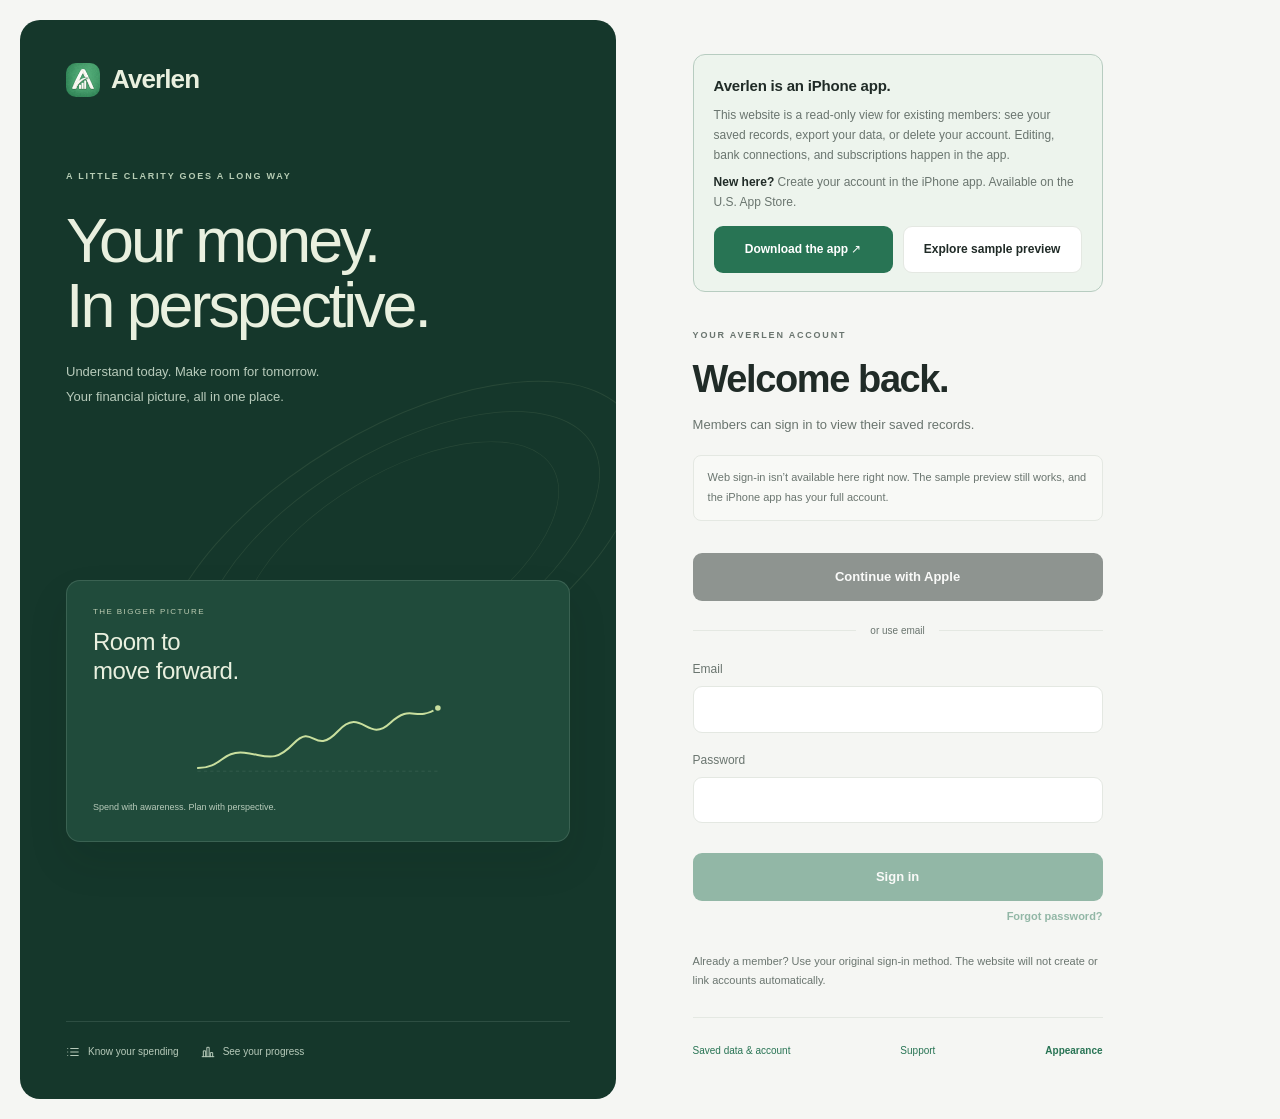
<file: index.html>
<!doctype html>
<html lang="en" data-mode="live">
<head>
  <meta charset="utf-8">
  <meta name="viewport" content="width=device-width,initial-scale=1">
  <meta name="robots" content="noindex,nofollow">
  <meta name="referrer" content="no-referrer">
  <meta name="theme-color" content="#f5f6f3">
  <meta name="description" content="Sign in to your existing Averlen account to view your saved financial information.">
  <meta http-equiv="Content-Security-Policy" content="default-src 'self'; script-src 'self' https://www.gstatic.com https://apis.google.com; style-src 'self' 'unsafe-inline'; img-src 'self' data: https://plaid.com https://*.plaid.com; connect-src 'self' https://identitytoolkit.googleapis.com https://securetoken.googleapis.com https://candor-plaid-server-production.up.railway.app https://www.gstatic.com; frame-src https://auth.averlen.app; object-src 'none'; base-uri 'none'; form-action 'none'">
  <title>Averlen · Sign in</title>
  <link rel="icon" href="averlen-logo.png">
  <link rel="stylesheet" href="./preview/styles.css?v=3b1d95276f">
  <script type="module" src="./app/bootstrap.js?v=3b1d95276f"></script>
</head>
<body>
  <a class="skip" href="#main">Skip to content</a>
  <div class="layout">
    <aside class="sidebar">
      <a class="brand" href="#home" aria-label="Averlen home"><img src="averlen-logo.png" width="36" height="36" alt=""><span>Averlen</span></a>
      <p class="workspace-label">YOUR WORKSPACE</p>
      <nav id="navigation" aria-label="Main navigation"></nav>
      <div class="sidebar-bottom"><div class="sidebar-note"><span class="sidebar-note-mark" aria-hidden="true">↗</span><p>A little clarity.<br>A lot of possibility.</p><small>Your money, in perspective.</small></div><a href="#settings" class="settings-link" id="settings-link">Settings</a><div class="profile"><span class="avatar">A</span><div><strong>Sample account</strong><small>Explore Averlen</small></div></div></div>
    </aside>
    <div class="workspace">
      <div class="preview-banner"><span><strong><span class="status-dot" aria-hidden="true"></span> Sample preview</strong><span class="banner-detail">Explore with sample data. Your accounts aren’t connected.</span></span><button id="about-preview" class="text-button">About this preview</button></div>
      <header class="topbar"><div class="page-heading"><div class="eyebrow">YOUR FINANCIAL PICTURE</div><h1 id="page-title">Home</h1><p id="page-subtitle" class="page-subtitle"></p></div><div class="toolbar"><label class="sr-only" for="month">Month</label><select id="month"></select><button id="theme-toggle" class="icon-button" data-theme-action aria-label="Switch appearance"></button><button id="account-settings" class="icon-button" data-action="open-settings" aria-label="Settings"></button></div></header>
      <main id="main" tabindex="-1"></main>
      <footer>A little clarity goes a long way. <span>Averlen · Sample preview</span></footer>
    </div>
  </div>
  <dialog id="detail" aria-labelledby="dialog-title"><div class="dialog-heading"><h2 id="dialog-title"></h2><button id="close-dialog" class="icon-button" aria-label="Close details">×</button></div><div id="dialog-body"></div></dialog>
  <div id="announcement" class="sr-only" role="status" aria-live="polite"></div>
</body>
</html>
</file>
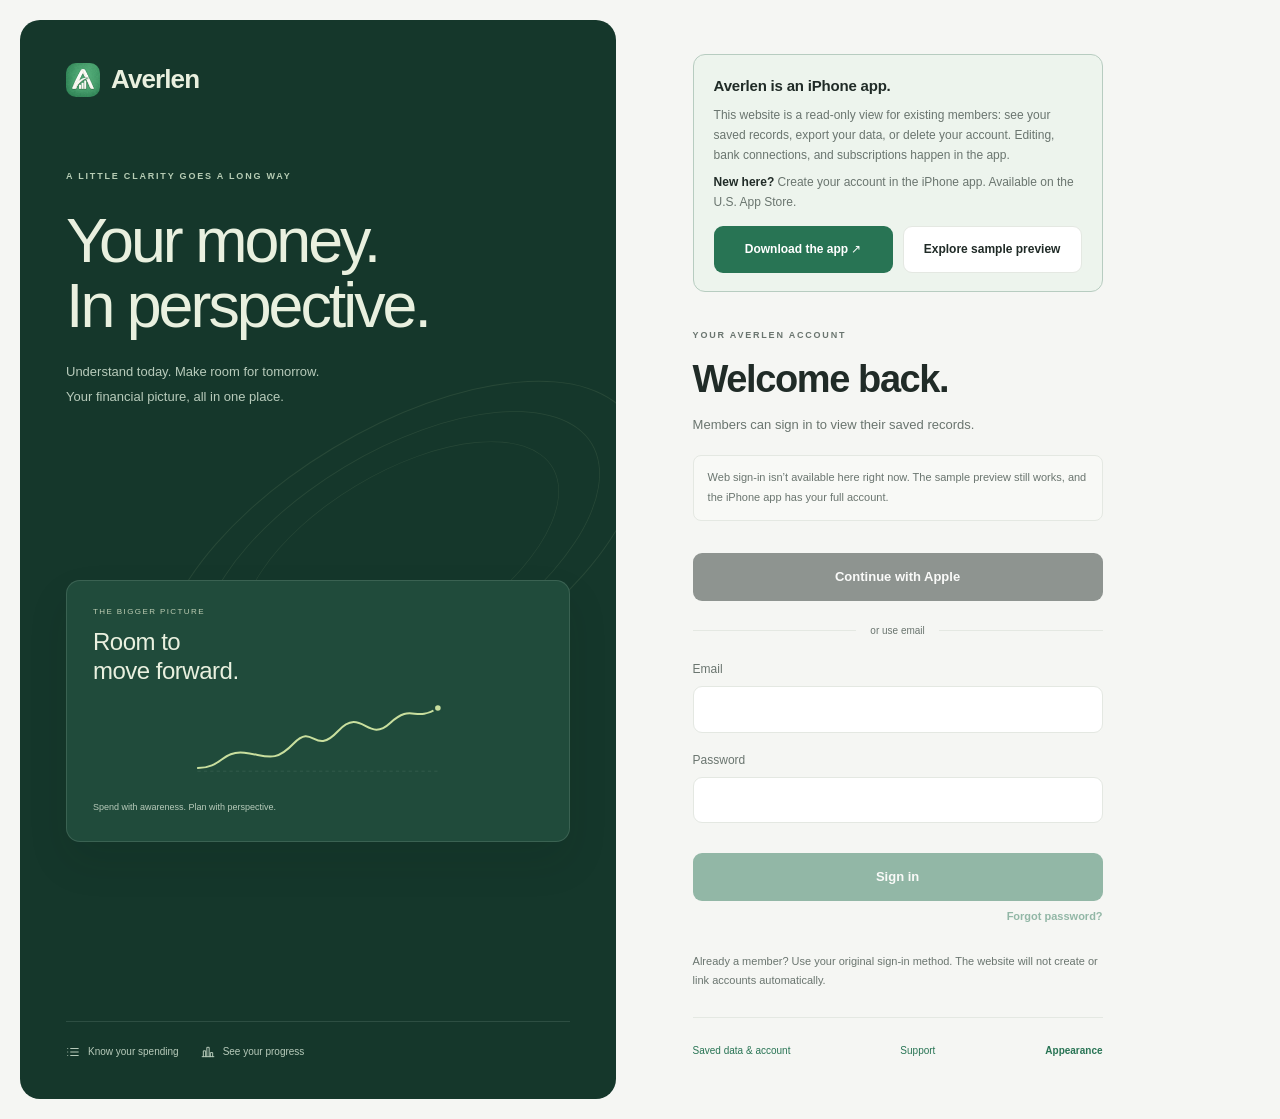
<file: app/index.html>
<!doctype html>
<html lang="en">
<head>
  <meta charset="utf-8">
  <meta name="viewport" content="width=device-width, initial-scale=1">
  <meta name="robots" content="noindex">
  <title>Averlen</title>
  <meta http-equiv="refresh" content="0; url=/">
  <script>location.replace('/' + location.hash);</script>
</head>
<body><p><a href="/">Continue to Averlen</a></p></body>
</html>
</file>
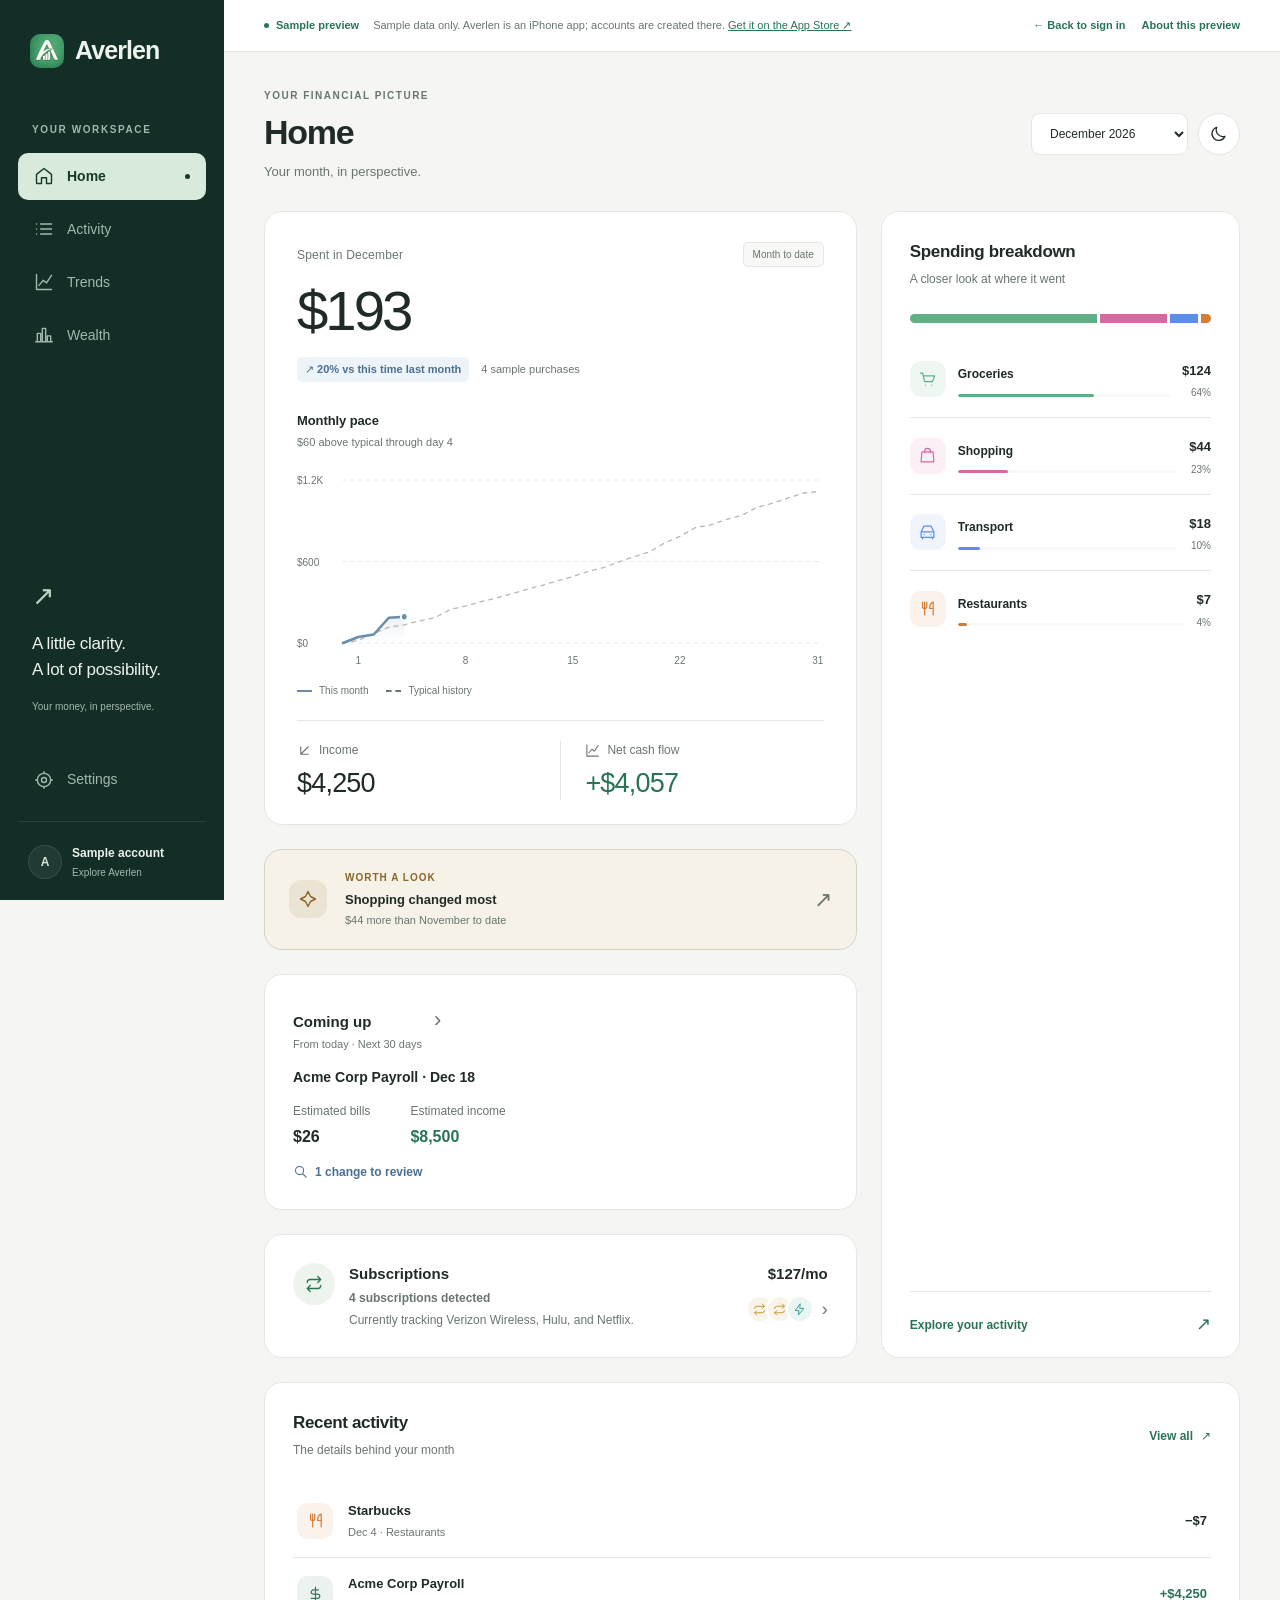
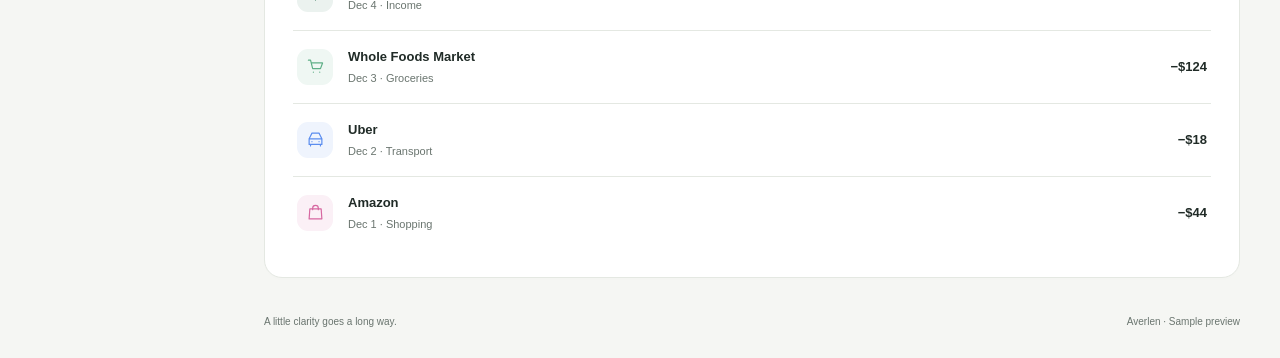
<file: preview/index.html>
<!doctype html>
<html lang="en">
<head>
  <meta charset="utf-8">
  <meta name="viewport" content="width=device-width,initial-scale=1">
  <meta name="robots" content="noindex,nofollow">
  <meta name="referrer" content="strict-origin-when-cross-origin">
  <meta name="theme-color" content="#f5f6f3">
  <meta name="description" content="An early preview of Averlen for the web, using sample data.">
  <meta http-equiv="Content-Security-Policy" content="default-src 'self'; script-src 'self'; style-src 'self' 'unsafe-inline'; img-src 'self' data:; connect-src 'none'; object-src 'none'; base-uri 'none'; form-action 'none'">
  <title>Averlen · Web preview</title>
  <link rel="icon" href="../averlen-logo.png">
  <link rel="stylesheet" href="./styles.css?v=3b1d95276f">
  <script type="module" src="./app.js?v=3b1d95276f"></script>
</head>
<body>
  <a class="skip" href="#main">Skip to content</a>
  <div class="layout">
    <aside class="sidebar">
      <a class="brand" href="#home" aria-label="Averlen home"><img src="../averlen-logo.png" width="36" height="36" alt=""><span>Averlen</span></a>
      <p class="workspace-label">YOUR WORKSPACE</p>
      <nav id="navigation" aria-label="Main navigation"></nav>
      <div class="sidebar-bottom"><div class="sidebar-note"><span class="sidebar-note-mark" aria-hidden="true">↗</span><p>A little clarity.<br>A lot of possibility.</p><small>Your money, in perspective.</small></div><a href="#settings" class="settings-link" id="settings-link">Settings</a><div class="profile"><span class="avatar">A</span><div><strong>Sample account</strong><small>Explore Averlen</small></div></div></div>
    </aside>
    <div class="workspace">
      <div class="preview-banner"><span><strong><span class="status-dot" aria-hidden="true"></span> Sample preview</strong><span class="banner-detail">Sample data only. Averlen is an iPhone app; accounts are created there. <a href="https://apps.apple.com/us/app/averlen/id6792603482" target="_blank" rel="noopener">Get it on the App Store ↗</a></span></span><span class="banner-actions"><a href="../" class="text-button">← Back to sign in</a><button id="about-preview" class="text-button">About this preview</button></span></div>
      <header class="topbar"><div class="page-heading"><div class="eyebrow">YOUR FINANCIAL PICTURE</div><h1 id="page-title">Home</h1><p id="page-subtitle" class="page-subtitle"></p></div><div class="toolbar"><label class="sr-only" for="month">Month</label><select id="month"></select><button id="theme-toggle" class="icon-button" data-theme-action aria-label="Switch appearance"></button><button id="account-settings" class="icon-button" data-action="open-settings" aria-label="Settings"></button></div></header>
      <main id="main" tabindex="-1"></main>
      <footer>A little clarity goes a long way. <span>Averlen · Sample preview</span></footer>
    </div>
  </div>
  <dialog id="detail" aria-labelledby="dialog-title"><div class="dialog-heading"><h2 id="dialog-title"></h2><button id="close-dialog" class="icon-button" aria-label="Close details">×</button></div><div id="dialog-body"></div></dialog>
  <div id="announcement" class="sr-only" role="status" aria-live="polite"></div>
</body>
</html>
</file>
<file: preview/styles.css>
/* Averlen web — one shared system for the connected app and sample preview.
   Neutral surfaces, a pine navigation rail, and restrained semantic accents. */
:root {
  color-scheme: light;
  --bg: #f5f6f3; --card: #fff; --elevated: #fff; --text: #202b27;
  --muted: #6a756f; --line: #e4e8e2; --soft: #f8f9f6;
  --green: #287454; --wash: #edf4ed; --positive-wash: #edf4ed;
  --blue: #496f93; --chart: #688eac; --blue-wash: #edf3f8;
  --amber: #896629; --amber-wash: #f6f2e7;
  --negative: #ad5946; --negative-wash: #f8eee9;
  --rail: #132e27; --rail-text: #edf3ec; --rail-muted: #a3b8ad;
  --gap: 24px; --pad: 28px; --radius: 18px; --radius-sm: 12px;
  --shadow: 0 2px 4px #18332602;
  font-family: -apple-system, BlinkMacSystemFont, "Segoe UI", sans-serif;
  font-size: 15px; font-synthesis: none;
}
:root[data-theme=dark] {
  color-scheme: dark;
  --bg: #101714; --card: #19221e; --elevated: #202c25; --text: #edf1eb;
  --muted: #a0ada3; --line: #2c3830; --soft: #1e2922;
  --green: #a3cfaf; --wash: #253c2d; --positive-wash: #253c2d;
  --blue: #a0bbd2; --chart: #9bbad0; --blue-wash: #23333e;
  --amber: #d7bd85; --amber-wash: #2c2a20;
  --negative: #e9a28d; --negative-wash: #382c25;
  --rail: #0d211a; --rail-text: #edf3ec; --rail-muted: #a3b8ad;
  --shadow: none;
}
* { box-sizing: border-box; }
body { margin: 0; background: var(--bg); color: var(--text); line-height: 1.5; -webkit-font-smoothing: antialiased; }
button, input, select { font: inherit; }
button, a, select, input { -webkit-tap-highlight-color: transparent; }
button, select { cursor: pointer; }
button { color: inherit; }
button:disabled { cursor: default; opacity: .48; }
a { color: var(--green); }
a, button, input, select { transition: background-color .16s, border-color .16s, color .16s, box-shadow .16s; }
:where(button, a, input, select):focus-visible { outline: 3px solid var(--green); outline-offset: 4px; }
svg { width: 20px; height: 20px; stroke: currentColor; fill: none; stroke-width: 1.7; stroke-linecap: round; stroke-linejoin: round; flex-shrink: 0; }
[hidden] { display: none !important; }
h1, h2, h3, p { overflow-wrap: break-word; }
h1 { font-size: 34px; line-height: 1.15; letter-spacing: -1.25px; font-weight: 550; margin: 0; }
h2 { margin: 0; font-size: 17px; line-height: 1.4; font-weight: 600; letter-spacing: -.35px; }
h3 { font-size: 15px; font-weight: 600; line-height: 1.5; margin: 12px 0 8px; }
.sr-only, .skip:not(:focus) { position: absolute; width: 1px; height: 1px; padding: 0; margin: -1px; overflow: hidden; clip: rect(0,0,0,0); white-space: nowrap; border: 0; }
.skip:focus { position: fixed; top: 12px; left: 12px; background: var(--card); padding: 16px; z-index: 100; border-radius: 8px; }

/* Application frame */
.layout { display: grid; grid-template-columns: 224px minmax(0,1fr); min-height: 100dvh; }
.sidebar { position: sticky; top: 0; height: 100dvh; padding: 32px 18px 20px; display: flex; flex-direction: column; background: var(--rail); color: var(--rail-text); }
.brand { display: flex; align-items: center; gap: 11px; text-decoration: none; color: inherit; font-size: 25px; font-weight: 600; letter-spacing: -.9px; padding: 0 12px; }
.brand img { width: 34px; height: 34px; border-radius: 10px; }
.workspace-label { font-size: 10px; font-weight: 600; letter-spacing: 1.6px; color: var(--rail-muted); margin: 52px 14px 16px; }
nav { display: grid; gap: 6px; }
nav a, .settings-link { color: var(--rail-muted); display: flex; align-items: center; gap: 13px; padding: 13px 16px; border-radius: 10px; text-decoration: none; font-size: 14px; font-weight: 500; }
nav a:hover, .settings-link:hover { background: #ffffff09; color: var(--rail-text); }
nav a[aria-current=page], .settings-link[aria-current=page] { background: #d7eadb; color: #173a29; }
nav a[aria-current=page] { font-weight: 650; }
nav a[aria-current=page]::after { content: ''; width: 5px; height: 5px; border-radius: 50%; background: currentColor; margin-left: auto; }
.sidebar :focus-visible { outline-color: #d7eadb; }
.sidebar-bottom { margin-top: auto; padding-top: 36px; }
.sidebar-note { margin: 0 14px 40px; color: var(--rail-text); }
.sidebar-note-mark { display: block; font-size: 27px; font-weight: 300; color: #bad4bf; margin-bottom: 14px; }
.sidebar-note p { font-size: 17px; font-weight: 450; letter-spacing: -.25px; line-height: 1.55; margin: 0 0 10px; }
.sidebar-note small { font-size: 10px; color: var(--rail-muted); }
.profile { display: flex; gap: 10px; align-items: center; margin-top: 18px; padding: 22px 10px 0; border-top: 1px solid #ffffff18; min-width: 0; }
.profile>div { min-width: 0; }
.profile strong { display: block; font-size: 12px; font-weight: 550; white-space: nowrap; text-overflow: ellipsis; overflow: hidden; }
.profile small { display: block; color: var(--rail-muted); font-size: 10px; margin-top: 3px; }
.avatar { display: grid; place-items: center; flex-shrink: 0; width: 52px; height: 52px; background: var(--wash); color: var(--green); border-radius: 50%; font-size: 20px; font-weight: 550; }
.profile .avatar { width: 34px; height: 34px; font-size: 12px; background: #ffffff10; color: #d7eadb; border: 1px solid #ffffff18; }
.workspace { min-width: 0; }
.preview-banner { display: flex; justify-content: space-between; align-items: center; gap: 20px; padding: 10px 40px; border-bottom: 1px solid var(--line); font-size: 11px; background: var(--card); color: var(--muted); }
.preview-banner>span { display: flex; align-items: center; gap: 14px; }
.preview-banner strong { display: inline-flex; align-items: center; gap: 7px; color: var(--green); font-weight: 600; white-space: nowrap; }
.status-dot { width: 5px; height: 5px; background: var(--green); border-radius: 50%; }
.preview-banner .text-button { font-size: 11px; white-space: nowrap; }
[data-mode=live] .preview-banner { display: none; }
.topbar { max-width: 1392px; margin: auto; padding: 36px 40px 30px; display: flex; justify-content: space-between; align-items: center; gap: 20px; }
.eyebrow, .overline, .section-label { font-size: 10px; letter-spacing: 1.5px; text-transform: uppercase; font-weight: 650; color: var(--muted); }
.eyebrow { margin-bottom: 10px; }
.page-subtitle { font-size: 13px; color: var(--muted); margin: 10px 0 0; }
.toolbar { display: flex; align-items: center; gap: 10px; }
.toolbar select { font-size: 12px; min-height: 42px; padding: 10px 32px 10px 14px; border-radius: 9px; }
.icon-button { width: 42px; height: 42px; flex-shrink: 0; border-radius: 50%; display: grid; place-items: center; background: var(--card); border: 1px solid var(--line); font-size: 24px; }
.icon-button svg { width: 18px; height: 18px; }
.icon-button:hover { background: var(--wash); border-color: var(--green); }
main { max-width: 1392px; margin: 0 auto; padding: 0 40px 36px; outline: none; }
footer { padding: 0 40px 28px; max-width: 1392px; margin: auto; display: flex; justify-content: space-between; gap: 16px; font-size: 10px; line-height: 1.6; color: var(--muted); }
.intro { margin: 0 0 24px; color: var(--muted); line-height: 1.7; font-size: 14px; }
[data-page=trends] .grid { align-items: stretch; }
.grid { display: grid; grid-template-columns: minmax(0,1.5fr) minmax(0,1fr); gap: var(--gap); align-items: start; }
.stack { display: grid; gap: var(--gap); align-content: start; }
.card { background: var(--card); border: 1px solid var(--line); border-radius: var(--radius); padding: var(--pad); box-shadow: var(--shadow); min-width: 0; }
.full { grid-column: 1 / -1; }
.section-heading { display: flex; align-items: center; justify-content: space-between; gap: 16px; margin-bottom: 24px; }
.section-heading>div { min-width: 0; }
.section-heading .text-button { white-space: nowrap; }
.card-subtitle, .subtle { color: var(--muted); font-size: 12px; line-height: 1.65; }
.card-subtitle { margin: 6px 0 0; }
.subtle { margin: 0; }
.text-button { display: inline-flex; align-items: center; gap: 8px; background: none; border: 0; padding: 7px 0; color: var(--green); font-size: 12px; font-weight: 600; text-decoration: none; }
.text-button:hover { text-decoration: underline; text-underline-offset: 4px; }
.button { display: inline-flex; align-items: center; justify-content: center; gap: 8px; padding: 12px 18px; min-height: 44px; border: 1px solid var(--line); border-radius: 9px; background: var(--card); color: var(--text); text-decoration: none; font-size: 12px; font-weight: 600; }
.button:hover:not(:disabled) { background: var(--wash); border-color: var(--green); }
.button.primary { background: var(--green); color: var(--card); border-color: transparent; }
.button.primary:hover:not(:disabled) { background: color-mix(in srgb,var(--green) 87%,var(--text)); }
.button-row { display: flex; flex-wrap: wrap; gap: 12px; margin-top: 24px; }
.positive { color: var(--green); }
.right { text-align: right; }

/* Home: one primary financial story, with supporting detail beside it. */
.home-layout { display: grid; grid-template-columns: minmax(0,1.65fr) minmax(0,1fr); gap: var(--gap); grid-template-areas: 'overview categories' 'attention categories' 'comingup categories' 'subs categories' 'recent recent'; align-items: start; }
.home-layout.no-attention { grid-template-areas: 'overview categories' 'comingup categories' 'subs categories' 'recent recent'; }
.compact-breakdown .home-categories { align-self: start; }
.home-overview { grid-area: overview; padding: 30px 32px 24px; }
.overview-heading { display: flex; align-items: center; justify-content: space-between; gap: 12px; }
.overview-heading .overline { font-size: 12px; letter-spacing: .2px; text-transform: none; font-weight: 500; }
.period-tag { font-size: 10px; color: var(--muted); background: var(--soft); border: 1px solid var(--line); padding: 4px 9px; border-radius: 5px; white-space: nowrap; }
.hero-number { font-size: clamp(44px,4.4vw,68px); letter-spacing: -3px; font-weight: 500; line-height: 1.14; margin: 12px 0 14px; font-variant-numeric: tabular-nums; overflow-wrap: anywhere; }
.overview-context { display: flex; flex-wrap: wrap; align-items: center; gap: 8px 12px; }
.delta-pill { display: inline-flex; align-items: center; gap: 6px; padding: 4px 8px; border-radius: 5px; font-size: 11px; font-weight: 550; color: var(--blue); background: var(--blue-wash); }
.delta-pill.quiet { color: var(--muted); background: var(--soft); }
.overview-context>.subtle { font-size: 11px; }
.pace-heading { display: flex; align-items: center; justify-content: space-between; gap: 16px; margin: 30px 0 18px; }
.pace-heading h2 { font-size: 13px; letter-spacing: -.1px; }
.pace-heading .card-subtitle { font-size: 11px; margin-top: 3px; }
.projected { text-align: right; display: grid; gap: 3px; flex-shrink: 0; }
.projected span { font-size: 10px; letter-spacing: .3px; color: var(--muted); }
.projected strong { font-size: 20px; font-weight: 550; letter-spacing: -.5px; font-variant-numeric: tabular-nums; }
.stats { display: grid; grid-template-columns: minmax(0,1fr) minmax(0,1fr); gap: 20px; margin-top: 26px; }
.overview-stats { border-top: 1px solid var(--line); margin-top: 22px; padding-top: 20px; gap: 0; }
.overview-stats .stat-tile { padding-right: 20px; }
.overview-stats .stat-tile+.stat-tile { padding-left: 24px; border-left: 1px solid var(--line); }
.stat-label { display: flex; align-items: center; gap: 7px; color: var(--muted); font-size: 12px; }
.stat-label svg { width: 15px; height: 15px; }
.stat-value { font-size: 27px; letter-spacing: -.8px; margin-top: 8px; font-weight: 500; font-variant-numeric: tabular-nums; line-height: 1.2; overflow-wrap: anywhere; }
.home-categories { grid-area: categories; padding-bottom: 0; align-self: stretch; display: flex; flex-direction: column; }
.allocation-bar { display: flex; height: 9px; gap: 3px; overflow: hidden; border-radius: 5px; margin: 0 0 19px; }
.allocation-bar span { background: var(--category-color); min-width: 2px; }
.category-list { flex: 1; }
.category-row { width: 100%; display: grid; grid-template-columns: 36px minmax(0,1fr) auto; align-items: center; gap: 12px; background: none; border: 0; text-align: left; padding: 17px 0; color: var(--text); }
.category-row+.category-row { border-top: 1px solid var(--line); }
.category-icon { position: relative; overflow: hidden; width: 36px; height: 36px; border-radius: 11px; display: grid; place-items: center; background: color-mix(in srgb,var(--category-color) 10%,var(--card)); color: var(--category-color); }
.category-icon svg { width: 17px; height: 17px; }
.category-name { font-size: 12px; font-weight: 550; }
.category-track { height: 3px; background: var(--soft); border-radius: 4px; margin-top: 9px; overflow: hidden; }
.category-fill { height: 100%; background: var(--category-color); border-radius: 4px; }
.category-amount { font-size: 13px; font-weight: 550; font-variant-numeric: tabular-nums; }
.category-share { font-size: 10px; color: var(--muted); margin-top: 4px; text-align: right; }
.category-row:hover .category-name { color: var(--green); }
.card-link { display: flex; justify-content: space-between; align-items: center; gap: 16px; border-top: 1px solid var(--line); margin-top: 16px; padding: 19px 0; text-decoration: none; font-size: 12px; font-weight: 550; }
.card-link:hover { color: var(--text); }
.card-link span { font-size: 18px; }
.attention { width: 100%; text-align: left; background: var(--amber-wash); border: 1px solid color-mix(in srgb,var(--amber) 16%,var(--line)); border-radius: var(--radius); padding: 20px 24px; display: grid; grid-template-columns: 40px minmax(0,1fr) auto; gap: 16px; align-items: center; }
.home-attention { grid-area: attention; }
/* Coming up (MoneyAheadViews on iOS) */
.home-coming-up { grid-area: comingup; width: 100%; text-align: left; color: var(--text); font: inherit; display: flex; flex-direction: column; gap: 14px; cursor: pointer; }
.home-coming-up:hover { border-color: var(--green); }
.coming-up-heading { display: flex; justify-content: space-between; align-items: baseline; gap: 12px; }
.coming-up-heading strong { display: block; font-size: 15px; font-weight: 600; }
.coming-up-heading small { display: block; color: var(--muted); font-size: 11px; margin-top: 3px; }
.coming-up-next { font-size: 14px; font-weight: 550; overflow-wrap: anywhere; }
.coming-up-empty { font-size: 13px; color: var(--muted); }
.coming-up-totals { display: flex; flex-wrap: wrap; gap: 14px 40px; }
.coming-up-figure { font-size: 16px; font-weight: 600; margin-top: 5px; font-variant-numeric: tabular-nums; }
.coming-up-figure.quiet { font-weight: 400; color: var(--muted); font-size: 14px; }
.coming-up-review { display: inline-flex; align-items: center; gap: 7px; color: var(--blue); font-size: 12px; font-weight: 550; }
.coming-up-review svg { width: 15px; height: 15px; }
.coming-up-tabs { margin-bottom: 18px; width: fit-content; }
.coming-up-body > * + * { margin-top: 14px; }
.coming-up-summary, .coming-up-empty-card, .coming-up-change { border: 1px solid var(--line); border-radius: var(--radius-sm); padding: 16px 18px; }
.coming-up-summary .note, .coming-up-empty-card .note { margin-top: 12px; }
.coming-up-day .day-header { margin: 0; padding: 4px 2px 8px; font-weight: 600; }
.coming-up-row { display: grid; grid-template-columns: 34px minmax(0,1fr) auto; align-items: center; gap: 12px; width: 100%; text-align: left; background: none; border: 1px solid var(--line); border-radius: var(--radius-sm); padding: 12px 14px; color: var(--text); font: inherit; margin-bottom: 8px; cursor: pointer; }
.coming-up-row:hover { border-color: var(--green); }
.coming-up-row small { display: block; color: var(--muted); font-size: 11px; margin-top: 2px; }
.coming-up-row .merchant { font-size: 13px; font-weight: 600; overflow-wrap: anywhere; }
.coming-up-row strong { font-size: 13px; font-variant-numeric: tabular-nums; }
.coming-up-arrow { width: 34px; height: 34px; border-radius: 50%; display: grid; place-items: center; }
.coming-up-arrow svg { width: 15px; height: 15px; }
.coming-up-arrow.in { background: var(--positive-wash); color: var(--green); }
.coming-up-arrow.out { background: var(--blue-wash); color: var(--blue); }
.coming-up-change-open { display: block; width: 100%; text-align: left; background: none; border: 0; padding: 0; color: var(--text); font: inherit; cursor: pointer; }
.coming-up-change-open:hover strong { color: var(--green); }
.coming-up-change-title { display: block; color: var(--blue); font-size: 11px; font-weight: 600; margin-bottom: 4px; }
.coming-up-change-open strong { display: block; font-size: 14px; font-weight: 600; overflow-wrap: anywhere; }
.coming-up-change-open small { display: block; color: var(--muted); font-size: 12px; line-height: 1.6; margin-top: 4px; }
.muted-button { color: var(--muted); margin-top: 6px; }
/* Subscriptions (recurringSection on iOS) */
.home-subscriptions { grid-area: subs; width: 100%; text-align: left; color: var(--text); font: inherit; display: grid; grid-template-columns: 42px minmax(0,1fr) auto; gap: 14px; align-items: start; cursor: pointer; }
.home-subscriptions:hover { border-color: var(--green); }
.subscriptions-icon { width: 42px; height: 42px; border-radius: 50%; display: grid; place-items: center; background: var(--positive-wash); color: var(--green); }
.subscriptions-icon svg { width: 18px; height: 18px; }
.subscriptions-copy strong { display: block; font-size: 15px; font-weight: 600; }
.subscriptions-copy small { display: block; color: var(--muted); font-size: 12px; margin-top: 4px; line-height: 1.5; }
.subscriptions-copy .subscriptions-count { font-weight: 600; }
.subscriptions-side { display: flex; flex-direction: column; align-items: flex-end; gap: 10px; }
.subscriptions-side strong { font-size: 15px; font-weight: 600; font-variant-numeric: tabular-nums; white-space: nowrap; }
.subscriptions-logos { display: flex; align-items: center; }
.subscriptions-logos .category-icon { width: 28px; height: 28px; margin-left: -8px; border: 2px solid var(--card); border-radius: 50%; }
.subscriptions-logos .category-icon:first-child { margin-left: 0; }
.subscriptions-logos .category-icon svg { width: 13px; height: 13px; }
.subscriptions-logos .chevron { margin-left: 8px; font-size: 18px; }
.subscriptions-summary { display: flex; justify-content: space-between; align-items: flex-start; gap: 12px; border: 1px solid var(--line); border-radius: var(--radius-sm); padding: 16px 18px; margin-bottom: 14px; }
.subscriptions-summary small { display: block; color: var(--muted); font-size: 12px; margin-top: 4px; font-weight: 600; }
.subscriptions-summary strong { font-size: 15px; font-weight: 600; }
.subscriptions-list .amount { font-size: 13px; font-weight: 600; font-variant-numeric: tabular-nums; }
.attention .insight-icon { color: var(--amber); background: color-mix(in srgb,var(--amber) 10%,transparent); }
.attention-label { display: block; color: var(--amber); font-weight: 650; font-size: 10px; letter-spacing: 1px; text-transform: uppercase; margin-bottom: 5px; }
.attention-copy strong { font-size: 13px; font-weight: 550; display: block; }
.attention-copy small { display: block; color: var(--muted); font-size: 11px; margin-top: 3px; }
.chevron { font-size: 22px; color: var(--muted); }
.attention:hover { border-color: var(--amber); }
.home-recent { grid-area: recent; }
.home-recent .tx-row { padding: 16px 4px; }
.insight-icon { width: 38px; height: 38px; background: var(--wash); color: var(--green); border-radius: 12px; display: grid; place-items: center; flex-shrink: 0; }

/* Charts: the lines, labels, and focus states carry the information. */
.chart { width: 100%; height: 200px; display: block; overflow: visible; stroke: none; }
.chart .gridline { stroke: var(--line); stroke-width: 1; stroke-dasharray: 3 5; vector-effect: non-scaling-stroke; }
.chart text { fill: var(--muted); font-size: 10px; font-family: inherit; }
.chart .spending-line { stroke: var(--chart); stroke-width: 2.5; fill: none; vector-effect: non-scaling-stroke; }
.chart .typical-line { stroke: var(--muted); stroke-width: 1.3; stroke-dasharray: 4 5; fill: none; opacity: .5; vector-effect: non-scaling-stroke; }
.pace-dot { fill: var(--chart); stroke: var(--card); stroke-width: 2; }
.pace-plot { display: grid; grid-template-columns: 34px minmax(0,1fr); gap: 10px 12px; padding-right: 6px; }
.pace-y-axis { position: relative; color: var(--muted); font-size: 10px; font-variant-numeric: tabular-nums; }
.pace-y-axis span { position: absolute; left: 0; transform: translateY(-50%); }
.pace-chart { height: 174px; }
.pace-x-axis { grid-column: 2; position: relative; height: 15px; color: var(--muted); font-size: 10px; }
.pace-x-axis span { position: absolute; transform: translateX(-50%); }
.chart-legend { display: flex; flex-wrap: wrap; gap: 18px; font-size: 10px; color: var(--muted); margin-top: 15px; }
.chart-legend span { display: inline-flex; align-items: center; gap: 7px; }
.chart-legend .swatch { display: inline-block; width: 15px; height: 0; border-top: 2px solid var(--chart); border-radius: 0; }
.chart-legend .swatch.dashed { border-top: 2px dashed var(--muted); }
.chart-axis { display: flex; justify-content: space-between; gap: 12px; color: var(--muted); font-size: 10px; margin-top: 14px; }
.bars { position: relative; height: 256px; --plot: 213px; display: flex; gap: 12px; align-items: end; padding-top: 20px; margin-top: 12px; }
.bar-group { flex: 1; height: 100%; display: flex; flex-direction: column; justify-content: flex-end; align-items: center; gap: 10px; min-width: 0; }
.bar-button { border: 0; padding: 0 4px; width: 100%; max-width: 40px; height: calc(var(--plot) * var(--h)); min-height: 3px; background: color-mix(in srgb,var(--chart) 25%,var(--card)); border-radius: 4px 4px 0 0; }
.bar-button:hover, .bar-button.selected { background: var(--chart); }
.bars.has-selection .bar-button:not(.selected):not(:hover) { opacity: .6; }
.bar-month { font-size: 10px; color: var(--muted); line-height: 13px; }
.trend-line { position: absolute; inset: 0; width: 100%; height: 100%; pointer-events: none; z-index: 2; overflow: visible; }
.trend-line path { fill: none; stroke: color-mix(in srgb,var(--text) 75%,transparent); stroke-width: 2; stroke-linecap: round; stroke-linejoin: round; }
.trend-line circle { fill: color-mix(in srgb,var(--text) 75%,transparent); }
.chart-legend .swatch.trend { border-top: 2px solid color-mix(in srgb,var(--text) 75%,transparent); border-radius: 2px; }
.typical-rule { position: absolute; left: 0; right: 0; bottom: calc(23px + var(--plot) * var(--t)); border-top: 1px dashed var(--muted); pointer-events: none; z-index: 1; opacity: .6; }
.legend { font-size: 11px; color: var(--muted); margin: 22px 0 0; line-height: 1.7; }
.change-row { width: 100%; display: grid; grid-template-columns: 34px minmax(0,1fr) auto; align-items: center; gap: 12px; background: none; border: 0; border-bottom: 1px solid var(--line); padding: 18px 0; color: var(--text); text-align: left; }
.change-row:last-child { border: 0; }
.change-row strong { display: block; font-size: 12px; font-weight: 550; }
.change-row small { display: block; font-size: 10px; color: var(--muted); margin-top: 6px; line-height: 1.5; }
.change-amount { font-size: 14px; font-weight: 550; text-align: right; font-variant-numeric: tabular-nums; }
.change-amount small { font-weight: 400; }
.comparison-label { font-size: 10px; color: var(--muted); text-align: right; }
.driver-track { display: block; height: 3px; border-radius: 4px; background: var(--soft); margin-top: 10px; overflow: hidden; max-width: 260px; }
.driver-track span { display: block; height: 100%; background: var(--chart); border-radius: 4px; opacity: .6; }
.report-card { display: flex; align-items: center; gap: 18px; }
.report-card>div:nth-child(2) { flex: 1; }
.report-card h2 { margin-bottom: 7px; }

/* Activity */
.summary-strip { display: grid; grid-template-columns: repeat(3,minmax(0,1fr)); gap: var(--gap); margin-bottom: var(--gap); }
.summary-strip .card { padding: 22px 26px; }
.summary-strip .stat-label svg { width: 16px; height: 16px; }
.summary-strip .stat-value { margin-top: 15px; font-size: 32px; letter-spacing: -1px; }
.summary-strip.tight { gap: 10px; }
.summary-strip.tight .card { padding: 16px; border-radius: 10px; }
.summary-strip.tight .stat-label { font-size: 11px; }
.summary-strip.tight .stat-value { font-size: 23px; margin-top: 8px; }
.filters { display: flex; gap: 12px; flex-wrap: wrap; margin-bottom: 20px; }
.filters select { font-size: 12px; min-width: 150px; }
.search-wrap { position: relative; flex: 1; min-width: 200px; }
.search-wrap input { width: 100%; padding-left: 42px; font-size: 12px; }
.search-wrap svg { position: absolute; top: 13px; left: 14px; color: var(--muted); width: 17px; height: 17px; }
select, input { background: var(--card); border: 1px solid var(--line); color: var(--text); border-radius: 9px; padding: 11px 14px; min-height: 44px; max-width: 100%; }
input::placeholder { color: var(--muted); opacity: .85; }
.result-count { font-size: 11px; color: var(--muted); margin: 0 0 24px; }
.table-header { display: grid; grid-template-columns: 38px minmax(0,1fr) 180px 130px; gap: 13px; padding: 0 4px 14px; border-bottom: 1px solid var(--line); font-size: 10px; letter-spacing: 1px; color: var(--muted); text-transform: uppercase; }
.table-header>span:first-child { grid-column: 1 / 3; }
.transaction-list { display: grid; }
.tx-row { display: grid; grid-template-columns: 38px minmax(0,1fr) auto; align-items: center; gap: 13px; border: 0; border-bottom: 1px solid var(--line); background: none; padding: 17px 4px; text-align: left; color: var(--text); width: 100%; }
.tx-row:last-child { border-bottom: 0; }
.tx-row:hover { background: var(--soft); }
.tx-row:hover .merchant { color: var(--green); }
.merchant { font-size: 13px; font-weight: 550; display: block; white-space: nowrap; text-overflow: ellipsis; overflow: hidden; }
.tx-meta { font-size: 11px; color: var(--muted); display: block; margin-top: 4px; line-height: 1.5; }
.tx-meta .meta-note:not(:first-child)::before { content: ' · '; }
.tx-amount { text-align: right; font-size: 13px; font-weight: 550; font-variant-numeric: tabular-nums; white-space: nowrap; }
.activity .tx-row { grid-template-columns: 38px minmax(0,1fr) 180px 130px; }
.table-category { font-size: 12px; color: var(--muted); }
.day-group+.day-group { margin-top: 8px; }
.day-header { display: flex; justify-content: space-between; gap: 12px; padding: 16px 4px 8px; font-size: 10px; color: var(--muted); font-weight: 500; }
.empty { text-align: center; padding: 48px 16px; color: var(--muted); font-size: 13px; line-height: 1.8; }
.merchant-logo { position: absolute; inset: 4px; width: calc(100% - 8px); height: calc(100% - 8px); object-fit: contain; border-radius: 6px; opacity: 0; }
.logo-loaded .merchant-logo { opacity: 1; }
.logo-loaded svg { visibility: hidden; }

/* Wealth and planning */
.wealth-layout { display: grid; grid-template-columns: minmax(0,1.35fr) minmax(0,1fr); gap: var(--gap); align-items: start; }
.wealth-column { display: grid; gap: var(--gap); min-width: 0; }
.section-label { margin: 4px 0 -12px; }
.section-label small { display: block; font-size: 10px; letter-spacing: 0; text-transform: none; font-weight: 400; margin-top: 4px; }
.wealth-hero { text-align: left; display: grid; justify-items: start; gap: 4px; background: var(--wash); border-color: color-mix(in srgb,var(--green) 18%,var(--line)); }
.wealth-hero-top { display: flex; justify-content: space-between; align-items: flex-start; width: 100%; gap: 12px; }
.wealth-hero-top .overline { color: var(--green); }
.wealth-hero-top small { display: block; margin-top: 7px; font-size: 11px; }
.wealth-hero .hero-number { margin: 18px 0 8px; font-size: clamp(42px,4vw,62px); }
.share-pill { display: inline-flex; align-items: center; gap: 5px; border: 1px solid color-mix(in srgb,var(--green) 18%,transparent); border-radius: 6px; padding: 7px 9px; background: transparent; color: var(--green); font-size: 10px; font-weight: 550; }
.share-pill svg { width: 13px; height: 13px; }
.change-badge { display: inline-flex; align-items: center; gap: 6px; padding: 4px 8px; border-radius: 5px; font-size: 11px; font-weight: 500; color: var(--muted); background: var(--soft); }
.change-badge.up, .change-chip.up { color: var(--green); background: var(--positive-wash); }
.change-badge.down, .change-chip.down { color: var(--negative); background: var(--negative-wash); }
.wealth-hero .change-badge { padding-left: 0; background: none; }
.change-chip { font-size: 11px; font-weight: 550; padding: 5px 8px; border-radius: 5px; color: var(--muted); background: var(--soft); }
.metric-pills { display: grid; grid-template-columns: minmax(0,1fr) minmax(0,1fr); gap: 0; width: 100%; margin-top: 24px; padding-top: 22px; border-top: 1px solid color-mix(in srgb,var(--green) 18%,transparent); }
.metric-pill { text-align: left; }
.metric-pill+.metric-pill { padding-left: 24px; border-left: 1px solid color-mix(in srgb,var(--green) 18%,transparent); }
.metric-pill span { display: block; font-size: 11px; color: var(--muted); }
.metric-pill strong { display: block; font-size: 24px; font-weight: 500; letter-spacing: -.6px; margin-top: 6px; font-variant-numeric: tabular-nums; }
.metric-pill.asset { color: var(--green); }
.metric-pill.liability { color: var(--negative); }
.segmented { display: flex; gap: 3px; background: var(--bg); padding: 4px; border-radius: 8px; flex-shrink: 0; }
.segmented button { background: none; border: 0; border-radius: 5px; padding: 8px 12px; font-size: 11px; font-weight: 550; color: var(--muted); }
.segmented button[aria-pressed=true] { background: var(--card); color: var(--green); box-shadow: 0 1px 4px #0001; }
.lens-toggle { margin-top: 20px; }
.history-wrap { position: relative; }
.history-chart { display: block; width: 100%; height: 220px; overflow: visible; touch-action: pan-y; cursor: crosshair; }
.history-line { fill: none; stroke: var(--green); stroke-width: 2.2; vector-effect: non-scaling-stroke; stroke-linejoin: round; stroke-linecap: round; }
.history-area { fill: url(#wealth-area); stroke: none; }
.projection-chart .history-area { fill: color-mix(in srgb,var(--green) 10%,transparent); }
.zero-rule, .goal-line { stroke: var(--muted); stroke-dasharray: 4 3; opacity: .5; vector-effect: non-scaling-stroke; }
.goal-line { stroke: var(--amber); opacity: .8; }
.scrub-rule { stroke: var(--muted); stroke-dasharray: 3 3; vector-effect: non-scaling-stroke; }
.history-dot { position: absolute; width: 10px; height: 10px; margin: -5px 0 0 -5px; border-radius: 50%; background: var(--green); box-shadow: 0 0 0 3px var(--card); pointer-events: none; }
#history-title { min-height: 49px; }
.scrub-value { display: block; font-size: 20px; font-weight: 550; font-variant-numeric: tabular-nums; }
.projection-chart { display: block; width: 100%; height: 150px; margin-top: 22px; }
.plan-cards { display: grid; gap: 12px; }
.plan-card, .notice-card { width: 100%; display: grid; grid-template-columns: 42px minmax(0,1fr) auto; align-items: center; gap: 14px; text-align: left; color: var(--text); background: var(--card); border: 1px solid var(--line); border-radius: var(--radius-sm); padding: 22px; }
.plan-card:hover, .ledger-row:hover, .settings-row:hover, .profile-card:hover { background: var(--soft); }
.plan-card:hover { border-color: var(--green); }
.plan-card strong, .notice-card strong { display: block; font-size: 14px; font-weight: 550; }
.plan-card small, .notice-card .subtle { display: block; font-size: 11px; color: var(--muted); margin-top: 4px; line-height: 1.6; }
.plan-card .plan-kicker { margin: 0 0 5px; font-weight: 500; }
.plan-icon { width: 40px; height: 40px; border-radius: 12px; display: grid; place-items: center; background: var(--wash); color: var(--green); }
.plan-icon svg { width: 18px; height: 18px; }
.plan-icon.status-needsAttention { background: var(--amber-wash); color: var(--amber); }
.plan-icon.status-offTrack { background: var(--negative-wash); color: var(--negative); }
b.status-onTrack { color: var(--green); } b.status-needsAttention { color: var(--amber); } b.status-offTrack { color: var(--negative); }
.row-chevron { color: var(--muted); font-size: 20px; line-height: 1; opacity: .6; }
.notice-card p { margin: 0; }
.accounts-heading { display: flex; align-items: center; justify-content: space-between; gap: 12px; margin: 4px 0 -10px; }
.accounts-heading .section-label { margin: 0; }
.accounts-heading .button { min-height: 34px; padding: 8px 11px; font-size: 10px; }
.ledger { padding: 0; overflow: hidden; }
.ledger-group+.ledger-group { border-top: 1px solid var(--line); }
.ledger-head { display: flex; align-items: center; gap: 8px; padding: 16px 22px; background: var(--soft); border-bottom: 1px solid var(--line); font-size: 11px; font-weight: 550; color: var(--muted); }
.ledger-head svg { width: 14px; height: 14px; }
.ledger-head strong { margin-left: auto; font-weight: 550; font-variant-numeric: tabular-nums; }
.ledger-row { width: 100%; display: grid; grid-template-columns: 32px minmax(0,1fr) auto 10px; align-items: center; gap: 10px; padding: 15px 22px; background: none; border: 0; color: var(--text); text-align: left; }
.ledger-row+.ledger-row { border-top: 1px solid var(--line); }
.ledger-icon { width: 32px; height: 32px; border-radius: 10px; display: grid; place-items: center; }
.ledger-icon svg { width: 15px; height: 15px; }
.ledger-group.asset .ledger-icon { background: var(--positive-wash); color: var(--green); }
.ledger-group.liability .ledger-icon { background: var(--negative-wash); color: var(--negative); }
.ledger-name { font-size: 12px; font-weight: 500; overflow: hidden; text-overflow: ellipsis; white-space: nowrap; }
.ledger-row>strong { font-size: 12px; font-weight: 550; font-variant-numeric: tabular-nums; }
.toggle-row { display: flex; align-items: center; gap: 10px; font-size: 13px; margin: 4px 0 14px; }
.toggle-row input { width: 18px; height: 18px; min-height: 18px; accent-color: var(--green); }
.retirement-status { display: flex; align-items: center; gap: 14px; }
.retirement-status small { display: block; font-size: 12px; font-weight: 550; color: var(--muted); }
.retirement-status strong { display: block; font-size: 20px; margin-top: 2px; }
.retirement-status.status-onTrack small { color: var(--green); } .retirement-status.status-needsAttention small { color: var(--amber); } .retirement-status.status-offTrack small { color: var(--negative); }
.loan-card { border: 1px solid var(--line); border-radius: 12px; padding: 6px 18px 14px; margin-top: 16px; }
.loan-head { display: flex; justify-content: space-between; align-items: center; gap: 12px; padding: 12px 0 6px; }
.loan-head small { display: block; color: var(--muted); font-size: 11px; margin-top: 4px; }
.loan-card .success-note { margin-top: 10px; }
.debt-stats { margin-top: 6px; }
.inline-form { display: flex; align-items: flex-end; gap: 12px; margin-top: 18px; }
.inline-form .form-field { flex: 1; margin: 0; }

/* Settings, dialogs, and forms */
.settings-stack, .settings-column { display: grid; gap: 20px; min-width: 0; }
.settings-columns { display: grid; grid-template-columns: repeat(2,minmax(0,1fr)); gap: var(--gap); align-items: start; }
.settings-column>.section-label { margin: 4px 0 -8px; }
.profile-card { width: 100%; display: grid; grid-template-columns: 52px minmax(0,1fr) auto; align-items: center; gap: 18px; text-align: left; color: var(--text); }
.profile-card strong { display: block; font-size: 20px; font-weight: 550; letter-spacing: -.5px; }
.profile-card small { display: block; color: var(--muted); font-size: 12px; margin-top: 4px; }
.plan-badge { display: inline-flex; align-items: center; gap: 5px; margin-top: 10px; padding: 4px 8px; border-radius: 5px; background: var(--wash); color: var(--green); font-size: 10px; font-weight: 550; }
.plan-badge svg { width: 12px; height: 12px; }
.settings-card { padding: 2px 0; overflow: hidden; }
.settings-row { width: 100%; display: grid; grid-template-columns: 36px minmax(0,1fr) 14px; align-items: center; gap: 14px; padding: 20px 24px; border: 0; background: none; color: var(--text); text-align: left; text-decoration: none; }
.settings-row+.settings-row { border-top: 1px solid var(--line); }
.settings-row strong { display: block; font-size: 13px; font-weight: 550; }
.settings-row small { display: block; font-size: 11px; color: var(--muted); margin-top: 4px; line-height: 1.6; }
.settings-icon { width: 36px; height: 36px; border-radius: 10px; display: grid; place-items: center; background: var(--wash); color: var(--green); }
.settings-icon svg { width: 17px; height: 17px; }
.sign-out { width: 100%; color: var(--negative); }
.settings-footer { text-align: center; color: var(--muted); font-size: 10px; margin: 0; }
.category-chip { display: inline-flex; align-items: center; gap: 9px; color: var(--text); }
.category-chip .swatch { display: inline-block; width: 9px; height: 9px; border-radius: 50%; flex-shrink: 0; }
.account-gate { max-width: 720px; margin: 20px auto; }
.account-email { overflow-wrap: anywhere; text-align: right; }
.definition { display: flex; justify-content: space-between; gap: 18px; font-size: 12px; padding: 16px 0; border-bottom: 1px solid var(--line); }
.definition:last-child { border: 0; }
.definition span { color: var(--muted); }
.definition strong { font-weight: 550; min-width: 0; text-align: right; overflow-wrap: anywhere; }
dialog { border: 1px solid var(--line); background: var(--card); color: var(--text); border-radius: 20px; padding: 28px; width: min(560px,calc(100% - 32px)); max-height: calc(100dvh - 40px); overflow-y: auto; box-shadow: 0 24px 80px #0003; }
dialog::backdrop { background: #0b1e1770; backdrop-filter: blur(5px); }
.dialog-heading { display: flex; justify-content: space-between; gap: 16px; align-items: center; margin-bottom: 24px; }
.dialog-value { font-size: 44px; line-height: 1.2; font-weight: 500; letter-spacing: -1.8px; margin: 18px 0 24px; overflow-wrap: anywhere; }
.dialog-label { display: block; font-size: 12px; color: var(--muted); margin: 24px 0 10px; }
.dialog-subhead { font-size: 11px; letter-spacing: 1px; text-transform: uppercase; color: var(--muted); margin: 26px 0 4px; }
dialog select, #delete-confirmation { width: 100%; }
.note { font-size: 12px; line-height: 1.8; color: var(--muted); margin: 20px 0 0; }
.form-field { display: grid; gap: 8px; margin: 18px 0; min-width: 0; }
.form-field label { font-size: 12px; font-weight: 500; color: var(--muted); line-height: 1.5; }
.form-field input, .form-field select { width: 100%; min-width: 0; background: var(--elevated); }
.form-grid { display: grid; grid-template-columns: repeat(2,minmax(0,1fr)); gap: 0 16px; }
.form-grid .form-field { margin: 14px 0; }
.form-error { font-size: 12px; color: var(--negative); line-height: 1.6; }
.form-error:empty { display: none; }
.success-note { background: var(--wash); padding: 14px; border-radius: 9px; font-size: 12px; color: var(--green); line-height: 1.7; margin: 18px 0 0; }
.preview-note { padding: 12px 14px; background: var(--soft); border: 1px solid var(--line); color: var(--muted); border-radius: 8px; font-size: 11px; line-height: 1.8; margin: 20px 0; }
.danger { color: var(--negative); border-color: color-mix(in srgb,var(--negative) 32%,var(--line)); background: transparent; }
.danger-zone { border-color: color-mix(in srgb,var(--negative) 22%,var(--line)); }
.danger-zone h2 { color: var(--negative); }
.report-categories { margin-top: 20px; }
.loading-state { min-height: 55dvh; display: grid; place-content: center; justify-items: center; text-align: center; gap: 14px; }
.loading-state img { border-radius: 14px; }
.loading-state h2 { margin: 6px 0 0; font-size: 20px; }
.spinner { width: 22px; height: 22px; border-radius: 50%; border: 2.5px solid var(--line); border-top-color: var(--green); animation: spin .8s linear infinite; }
@keyframes spin { to { transform: rotate(360deg); } }

/* Sign-in: shared brand story with a quiet, focused account form. */
.auth-mode { display: block; }
.auth-mode .sidebar, .auth-mode .topbar, .auth-mode footer { display: none; }
.auth-mode .workspace { padding-bottom: 0; }
.auth-mode main { padding: 20px; max-width: 1600px; }
.auth-shell { display: grid; grid-template-columns: minmax(0,1.05fr) minmax(0,1fr); gap: clamp(40px,6vw,100px); align-items: center; min-height: calc(100dvh - 90px); }
.auth-story { background: #15372b; color: #e9f0df; padding: 40px 46px; min-height: 760px; height: 100%; border-radius: 20px; display: flex; flex-direction: column; overflow: hidden; position: relative; }
.auth-story .brand { padding: 0; font-size: 26px; }
.auth-story-copy { margin-top: 64px; position: relative; z-index: 1; }
.auth-story .overline { color: #b6ccb4; font-size: 9px; letter-spacing: 1.8px; }
.auth-story h2 { font-size: clamp(42px,4.9vw,74px); font-weight: 450; line-height: 1.04; letter-spacing: -3px; margin: 22px 0; }
.auth-story p { font-size: 13px; color: #b8cbbb; line-height: 1.9; margin: 0; }
.perspective-art { position: relative; flex: 1; min-height: 285px; margin-top: 20px; display: grid; align-items: center; }
.perspective-orbit { position: absolute; border: 1px solid #c8e0a51a; width: 540px; height: 260px; border-radius: 50%; transform: rotate(-31deg); right: -100px; top: 0; }
.orbit-two { transform: rotate(-31deg) scale(.83); }
.orbit-three { transform: rotate(-31deg) scale(.66); }
.perspective-center { width: 100%; position: relative; z-index: 1; padding: 25px 26px; border: 1px solid #d5eadb25; border-radius: 14px; background: #204b3b; box-shadow: 0 20px 40px #081d161a; }
.perspective-center>span { display: block; font-size: 8px; letter-spacing: 1.4px; color: #bdcdb4; }
.perspective-center>strong { display: block; font-size: 24px; line-height: 1.2; letter-spacing: -.5px; font-weight: 450; margin-top: 10px; }
.perspective-center svg { display: block; width: 100%; height: 80px; margin: 18px 0 10px; overflow: visible; }
.art-line { stroke: #c9df9e; stroke-width: 2; vector-effect: non-scaling-stroke; }
.art-baseline { stroke: #d5eadb20; stroke-dasharray: 3 5; stroke-width: 1; }
.perspective-center circle { fill: #c9df9e; stroke: #204b3b; stroke-width: 3; }
.perspective-center small { font-size: 9px; color: #b8cbbb; }
.auth-story-footer { display: flex; flex-wrap: wrap; gap: 22px; color: #b8cbbb; font-size: 10px; border-top: 1px solid #d5eadb20; padding-top: 22px; margin-top: 28px; }
.auth-story-footer span { display: inline-flex; align-items: center; gap: 8px; }
.auth-story-footer svg { width: 14px; height: 14px; }
.auth-form { width: min(100%,410px); padding: 34px 0; background: none; border: 0; box-shadow: none; border-radius: 0; }
.auth-form>.overline { font-size: 9px; letter-spacing: 1.8px; }
.auth-form>h1 { font-size: 38px; letter-spacing: -1.4px; margin: 14px 0 12px; }
.auth-form>.subtle { font-size: 13px; }
.auth-form>label { display: block; font-size: 12px; font-weight: 500; margin: 16px 0 8px; color: var(--muted); }
.auth-form>input { width: 100%; font-size: 14px; padding: 13px 14px; }
.auth-form>.button, .auth-form form>.button { width: 100%; margin-top: 12px; padding: 13px 18px; min-height: 48px; font-size: 13px; }
.auth-form .apple-button { background: var(--text); color: var(--card); border-color: transparent; }
.auth-form .apple-button:hover:not(:disabled) { background: color-mix(in srgb,var(--text) 85%,var(--card)); }
.auth-divider { display: flex; gap: 14px; align-items: center; color: var(--muted); font-size: 10px; margin: 22px 0; }
.auth-divider::before, .auth-divider::after { content: ''; height: 1px; flex: 1; background: var(--line); }
.login-assistance { text-align: right; margin-top: 6px; }
.login-assistance .text-button, .auth-form form>.text-button { font-size: 11px; }
.auth-form form>.text-button { display: block; margin-left: auto; }
.auth-links { display: flex; flex-wrap: wrap; justify-content: space-between; gap: 10px 14px; align-items: center; border-top: 1px solid var(--line); margin-top: 26px; padding-top: 18px; font-size: 10px; }
.auth-links a { text-decoration: none; }
.auth-links a:hover { text-decoration: underline; }
.auth-links .text-button { font-size: 10px; }
.auth-form .note { font-size: 11px; line-height: 1.8; }
.web-notice { background: var(--wash); border: 1px solid color-mix(in srgb,var(--green) 24%,var(--line)); border-radius: var(--radius-sm); padding: 18px 20px; margin: 0 0 30px; font-size: 12px; line-height: 1.7; }
.web-notice>strong { display: block; font-size: 15px; letter-spacing: -.2px; margin-bottom: 6px; color: var(--text); }
.web-notice p { margin: 0 0 6px; color: var(--muted); }
.web-notice p strong { color: var(--text); }
.web-notice-actions { display: flex; flex-wrap: wrap; gap: 10px; margin-top: 14px; }
.web-notice-actions .button { flex: 1 1 170px; min-height: 42px; }
.auth-form>input:disabled { opacity: .6; cursor: not-allowed; }

/* Responsive rules are kept together so later component rules cannot mask them. */
@media(min-width:701px) {
  #account-settings { display: none; }
  .activity .tx-meta .meta-category { display: none; }
  .activity .tx-meta .meta-note::before { content: none; }
}
@media(min-width:1500px) {
  .topbar { padding-top: 44px; padding-bottom: 34px; }
  .home-overview { padding: 34px 36px 28px; }
  .pace-chart { height: 204px; }
}
@media(max-height:790px) and (min-width:701px) { .sidebar-note { display: none; } }
@media(max-width:1200px) {
  :root { --gap: 20px; --pad: 24px; }
  .layout { grid-template-columns: 194px minmax(0,1fr); }
  .sidebar { padding: 28px 12px 18px; }
  .brand { font-size: 23px; gap: 9px; }
  .topbar { padding: 30px 28px 26px; }
  main { padding: 0 28px 32px; }
  footer { padding: 0 28px 24px; }
  .preview-banner { padding-left: 28px; padding-right: 28px; }
  .home-layout { grid-template-columns: minmax(0,1.4fr) minmax(0,1fr); }
  .home-overview { padding: 26px 24px 22px; }
  .category-row { gap: 10px; }
  .wealth-layout { grid-template-columns: minmax(0,1.15fr) minmax(0,1fr); }
  .activity .tx-row { grid-template-columns: 38px minmax(0,1fr) 130px 110px; }
  .table-header { grid-template-columns: 38px minmax(0,1fr) 130px 110px; }
  .plan-card { padding: 18px; gap: 12px; }
  .ledger-head, .ledger-row { padding-left: 18px; padding-right: 18px; }
  .auth-story { padding: 34px; }
  .auth-story h2 { letter-spacing: -2px; }
}
@media(max-width:1000px) {
  .home-layout { grid-template-columns: minmax(0,1fr); grid-template-areas: 'overview' 'attention' 'comingup' 'subs' 'categories' 'recent'; }
  .home-layout.no-attention { grid-template-areas: 'overview' 'comingup' 'subs' 'categories' 'recent'; }
  .grid, .wealth-layout, .settings-columns { grid-template-columns: minmax(0,1fr); }
  .home-categories .category-row { padding: 15px 0; }
  .home-recent .section-heading { margin-bottom: 16px; }
  .summary-strip { gap: 12px; }
  .summary-strip .card { padding: 20px; }
  .summary-strip .stat-value { font-size: 27px; }
  .home-overview .hero-number { font-size: 60px; }
  .pace-chart { height: 194px; }
  .auth-shell { gap: 40px; }
  .auth-story { padding: 28px; min-height: 730px; }
  .auth-story h2 { font-size: 47px; }
  .auth-form { padding-right: 20px; }
  .auth-form>h1 { font-size: 34px; }
  .banner-detail { max-width: 280px; font-size: 10px; }
}
@media(max-width:700px) {
  :root { --gap: 16px; --pad: 22px; --radius: 15px; --radius-sm: 11px; }
  .layout { display: block; }
  .sidebar { position: fixed; top: auto; bottom: 0; left: 0; right: 0; z-index: 20; height: auto; padding: 7px 12px max(7px,env(safe-area-inset-bottom)); border-top: 1px solid var(--line); background: var(--card); }
  .sidebar>.brand, .workspace-label, .sidebar-bottom { display: none; }
  nav { grid-template-columns: repeat(4,minmax(0,1fr)); gap: 5px; }
  nav a { flex-direction: column; gap: 4px; padding: 9px 4px; min-height: 55px; font-size: 10px; color: var(--muted); border-radius: 9px; }
  nav a:hover { color: var(--green); background: var(--wash); }
  nav a[aria-current=page] { background: var(--wash); color: var(--green); }
  nav a[aria-current=page]::after { display: none; }
  nav svg { width: 19px; height: 19px; }
  .sidebar :focus-visible { outline-color: var(--green); }
  .workspace { padding-bottom: calc(88px + env(safe-area-inset-bottom)); }
  .preview-banner { padding: 9px 20px; gap: 12px; }
  .preview-banner>span { display: block; }
  .preview-banner strong { font-size: 10px; }
  .banner-detail { display: block; font-size: 9px; max-width: 240px; line-height: 1.6; margin-top: 3px; }
  .preview-banner .text-button { font-size: 10px; }
  .topbar { padding: 26px 20px 24px; align-items: flex-end; gap: 12px; flex-wrap: wrap; }
  .page-heading { min-width: 0; }
  .eyebrow { font-size: 8px; letter-spacing: 1.3px; margin-bottom: 9px; }
  h1 { font-size: 29px; letter-spacing: -1px; }
  .page-subtitle { font-size: 11px; margin-top: 8px; }
  .toolbar { gap: 7px; }
  .toolbar select { min-height: 38px; padding: 8px 25px 8px 10px; font-size: 11px; max-width: 164px; }
  .icon-button { width: 38px; height: 38px; }
  .icon-button svg { width: 17px; height: 17px; }
  main { padding: 0 16px 28px; }
  footer { padding: 0 20px 20px; font-size: 9px; }
  .home-overview { padding: 24px 22px 22px; }
  .home-overview .hero-number { font-size: 53px; letter-spacing: -2.5px; }
  .overview-context { gap: 7px 10px; }
  .overview-context .subtle { font-size: 10px; }
  .delta-pill { font-size: 10px; }
  .pace-heading { margin-top: 28px; }
  .pace-heading .card-subtitle { font-size: 10px; }
  .projected strong { font-size: 18px; }
  .pace-chart { height: 159px; }
  .chart-legend { font-size: 9px; gap: 14px; }
  .overview-stats .stat-value { font-size: 25px; }
  .overview-stats .stat-tile+.stat-tile { padding-left: 20px; }
  .stat-label { font-size: 11px; }
  .attention { padding: 18px 20px; gap: 12px; }
  .attention-copy strong { font-size: 13px; }
  .attention-copy small { font-size: 10px; }
  .section-heading { gap: 12px; margin-bottom: 20px; }
  .section-heading .text-button { font-size: 11px; }
  h2 { font-size: 16px; }
  .card-subtitle { font-size: 11px; }
  .summary-strip { grid-template-columns: 1fr; gap: 0; border: 1px solid var(--line); border-radius: var(--radius); overflow: hidden; background: var(--card); }
  .summary-strip .card { display: flex; justify-content: space-between; align-items: center; gap: 16px; padding: 17px 22px; border: 0; border-radius: 0; box-shadow: none; }
  .summary-strip .card+.card { border-top: 1px solid var(--line); }
  .summary-strip .stat-value { margin: 0; font-size: 24px; }
  .summary-strip.tight { grid-template-columns: 1fr; gap: 0; }
  .summary-strip.tight .card { padding: 14px 16px; }
  .summary-strip.tight .stat-value { margin: 0; font-size: 22px; }
  .filters { gap: 9px; }
  .search-wrap { flex-basis: 100%; }
  .filters select { flex: 1; min-width: 0; font-size: 12px; padding: 11px; }
  input[type=search], .form-field input, .form-field select, .auth-form>input { font-size: 16px; }
  .table-header { display: none; }
  .activity .tx-row { grid-template-columns: 34px minmax(0,1fr) auto; }
  .table-category { display: none; }
  .tx-row { gap: 10px; }
  .activity.card { padding: 20px 18px; }
  .merchant { font-size: 12px; }
  .tx-amount { font-size: 12px; }
  .tx-meta { font-size: 10px; }
  .category-icon { width: 34px; height: 34px; }
  .bars { gap: 7px; height: 220px; --plot: 177px; }
  .bar-month { font-size: 9px; }
  .comparison-label { max-width: 100px; }
  .report-card { flex-wrap: wrap; gap: 14px; }
  .report-card>.button { margin-left: 52px; }
  .wealth-hero .hero-number { font-size: 48px; letter-spacing: -2px; }
  .wealth-hero-top .overline { font-size: 10px; }
  .metric-pill strong { font-size: 23px; }
  .history-chart { height: 190px; }
  .plan-card, .notice-card { padding: 20px; gap: 12px; }
  .notice-card { grid-template-columns: 40px minmax(0,1fr); }
  .notice-card>.button { grid-column: 1 / -1; }
  .accounts-heading { flex-wrap: wrap; }
  .inline-form { flex-wrap: wrap; }
  .settings-row { padding: 18px 20px; }
  .profile-card { gap: 14px; }
  .profile-card strong { font-size: 18px; }
  .account-gate { margin: 8px 0; }
  dialog { padding: 22px; border-radius: 16px; }
  .dialog-value { font-size: 38px; }
  .form-grid { gap: 0 12px; }
  .auth-mode main { padding: 0 22px 36px; }
  .auth-shell { display: block; min-height: 0; max-width: 430px; margin: 0 auto; }
  .auth-story { min-height: 0; border-radius: 0; padding: 28px 0 8px; background: none; color: var(--text); }
  .auth-story .brand { font-size: 25px; }
  .auth-story-copy, .perspective-art, .auth-story-footer { display: none; }
  .auth-form { padding: 32px 0 0; width: 100%; }
  .auth-form>h1 { font-size: 36px; }
  .auth-links { font-size: 10px; }
}
@media(max-width:420px) {
  .topbar { position: relative; display: grid; grid-template-columns: 1fr; gap: 18px; }
  .toolbar { width: 100%; }
  .toolbar select { margin-right: auto; max-width: none; }
  .toolbar:has(select[hidden]) { position: absolute; top: 48px; right: 20px; width: auto; }
  .page-heading:has(+ .toolbar select[hidden]) h1 { padding-right: 88px; }
  .page-heading:has(+ .toolbar select[hidden]) .page-subtitle { max-width: none; }
  .hero-number { overflow-wrap: anywhere; }
  .home-overview .hero-number { font-size: 48px; }
  .overview-context { align-items: flex-start; flex-direction: column; gap: 7px; }
  .stat-value, .overview-stats .stat-value { font-size: 23px; }
  .overview-stats .stat-label { font-size: 10px; }
  .stat-label svg { width: 13px; height: 13px; }
  .attention { grid-template-columns: 32px minmax(0,1fr) auto; padding: 17px; gap: 10px; }
  .attention .insight-icon { width: 32px; height: 32px; }
  .bars { gap: 5px; }
  .bar-month { font-size: 8px; }
  .change-row { gap: 10px; }
  .change-amount { font-size: 13px; }
  .change-row small { font-size: 9px; }
  .ledger-row { gap: 8px; padding-left: 16px; padding-right: 16px; }
  .wealth-hero .hero-number { font-size: 43px; }
  .auth-links { gap: 10px; }
}
@media(prefers-reduced-motion:reduce) {
  *, *::before, *::after { scroll-behavior: auto !important; transition: none !important; animation: none !important; }
}

/* Preview banner actions: keep the way back to sign-in beside About on every width. */
.preview-banner>span.banner-actions { display: flex; align-items: center; gap: 16px; flex-shrink: 0; }
.preview-banner a.text-button { text-decoration: none; }
</file>
